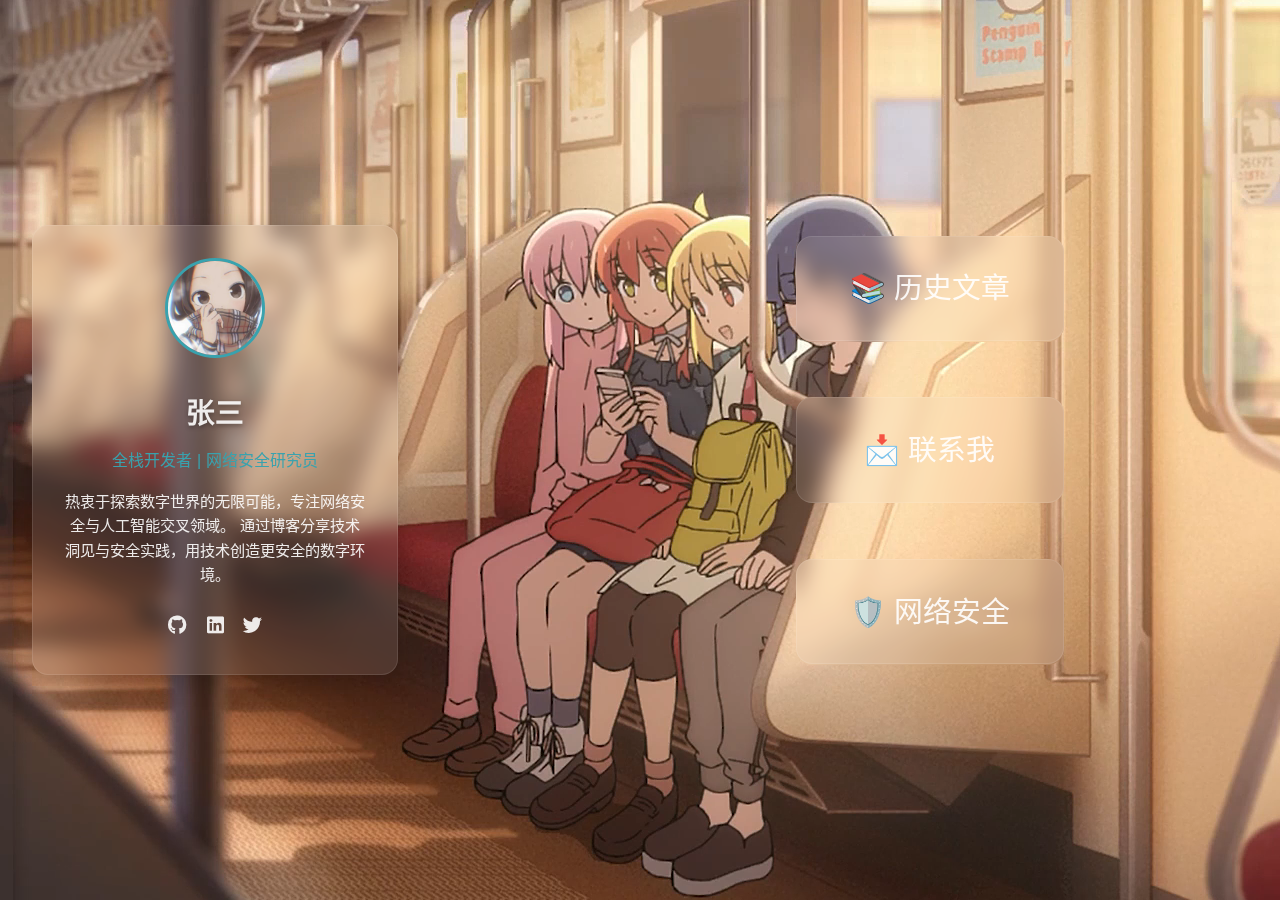
<file: index.html>
<!DOCTYPE html>
<html lang="zh-CN">
<head>
    <meta charset="UTF-8">
    <meta name="viewport" content="width=device-width, initial-scale=1.0">
    <title>技术博客 | 探索数字世界</title>
    <style>
        :root {
            --primary-color: rgba(255, 255, 255, 0.9);
            --accent-color: #39A2AE;
            --text-color: #ffffff;
        }

        * {
            margin: 0;
            padding: 0;
            box-sizing: border-box;
        }

        body {
            font-family: 'Segoe UI', 'Helvetica Neue', sans-serif;
            line-height: 1.6;
            color: var(--text-color);
            display: flex;
            min-height: 100vh;
            overflow-x: hidden;
        }

        /* 视频背景 */
        #video-container {
            position: fixed;
            right: 0;
            bottom: 0;
            min-width: 100%;
            min-height: 100%;
            z-index: -1;
        }

        #bg-video {
            position: absolute;
            top: 50%;
            left: 50%;
            transform: translate(-50%, -50%);
            min-width: 100%;
            min-height: 100%;
            width: auto;
            height: auto;
        }

        /* 左侧个人简介 */
        .left-panel {
            flex: 1;
            display: flex;
            align-items: center;
            justify-content: center;
            padding: 2rem;
            margin-right: 350px;
        }

        .profile-card {
            background: rgba(255, 255, 255, 0.1);
            border-radius: 16px;
            padding: 2rem;
            backdrop-filter: blur(10px);
            box-shadow: 0 8px 24px rgba(0,0,0,0.2);
            text-align: center;
            border: 1px solid rgba(255,255,255,0.1);
            max-width: 400px;
        }

        .avatar {
            width: 100px;
            height: 100px;
            border-radius: 50%;
            margin-bottom: 1.5rem;
            border: 3px solid var(--accent-color);
            object-fit: cover;
        }

        .name {
            font-size: 1.8rem;
            color: var(--primary-color);
            margin-bottom: 0.8rem;
            text-shadow: 0 2px 4px rgba(0,0,0,0.3);
        }

        .title {
            color: var(--accent-color);
            font-weight: 500;
            margin-bottom: 1rem;
            font-size: 1rem;
        }

        .bio {
            font-size: 0.95rem;
            line-height: 1.6;
            color: rgba(255,255,255,0.9);
        }

        .social-links {
            display: flex;
            justify-content: center;
            gap: 1.2rem;
            margin-top: 1.5rem;
        }

        .social-link {
            color: var(--primary-color);
            font-size: 1.2rem;
            transition: transform 0.3s ease;
            text-decoration: none;
        }

        /* 右侧栏目框 */
        .right-panel {
            width: 300px;
            display: flex;
            flex-direction: column;
            justify-content: center;
            align-items: stretch;
            padding: 2rem 1rem;
            gap: 3.5rem;
            margin-right: 200px;
        }

        .menu-box {
            background: rgba(255, 255, 255, 0.1);
            border-radius: 16px;
            padding: 1.8rem 2.4rem;
            text-align: center;
            color: var(--primary-color);
            font-weight: 500;
            font-size: 1.8rem;
            text-decoration: none;
            backdrop-filter: blur(10px);
            border: 1px solid rgba(255,255,255,0.1);
            transition: all 0.3s ease;
        }

        .menu-box:hover {
            background: rgba(57, 162, 174, 0.3);
            transform: translateY(-3px);
        }

        /* 响应式布局 */
        @media (max-width: 768px) {
            body {
                flex-direction: column;
            }

            .right-panel {
                flex-direction: row;
                justify-content: center;
                gap: 1rem;
                width: 100%;
                padding: 1rem;
            }

            .menu-box {
                flex: 1;
                font-size: 0.9rem;
            }

            .left-panel {
                padding: 1rem;
            }

            #bg-video {
                display: none;
            }
        }
    </style>
    <link rel="stylesheet" href="https://cdnjs.cloudflare.com/ajax/libs/font-awesome/6.0.0/css/all.min.css">
</head>
<body>
    <!-- 背景视频 -->
    <div id="video-container">
        <video autoplay muted loop id="bg-video">
            <source src="background.mp4" type="video/mp4">
        </video>
    </div>

    <!-- 左侧个人简介 -->
    <div class="left-panel">
        <div class="profile-card">
            <img src="avatar.jpg" alt="头像" class="avatar">
            <h2 class="name">张三</h2>
            <p class="title">全栈开发者 | 网络安全研究员</p>
            <p class="bio">
                热衷于探索数字世界的无限可能，专注网络安全与人工智能交叉领域。
                通过博客分享技术洞见与安全实践，用技术创造更安全的数字环境。
            </p>
            <div class="social-links">
                <a href="https://github.com" target="_blank" class="social-link"><i class="fab fa-github"></i></a>
                <a href="https://linkedin.com" target="_blank" class="social-link"><i class="fab fa-linkedin"></i></a>
                <a href="https://twitter.com" target="_blank" class="social-link"><i class="fab fa-twitter"></i></a>
            </div>
        </div>
    </div>

    <!-- 右侧栏目 -->
    <div class="right-panel">
        <a href="index1.html" class="menu-box">📚 历史文章</a>
        <a href="/contact.html" class="menu-box">📩 联系我</a>
        <a href="/ai-security.html" class="menu-box">🛡️ 网络安全</a>
    </div>
</body>
</html>
</file>
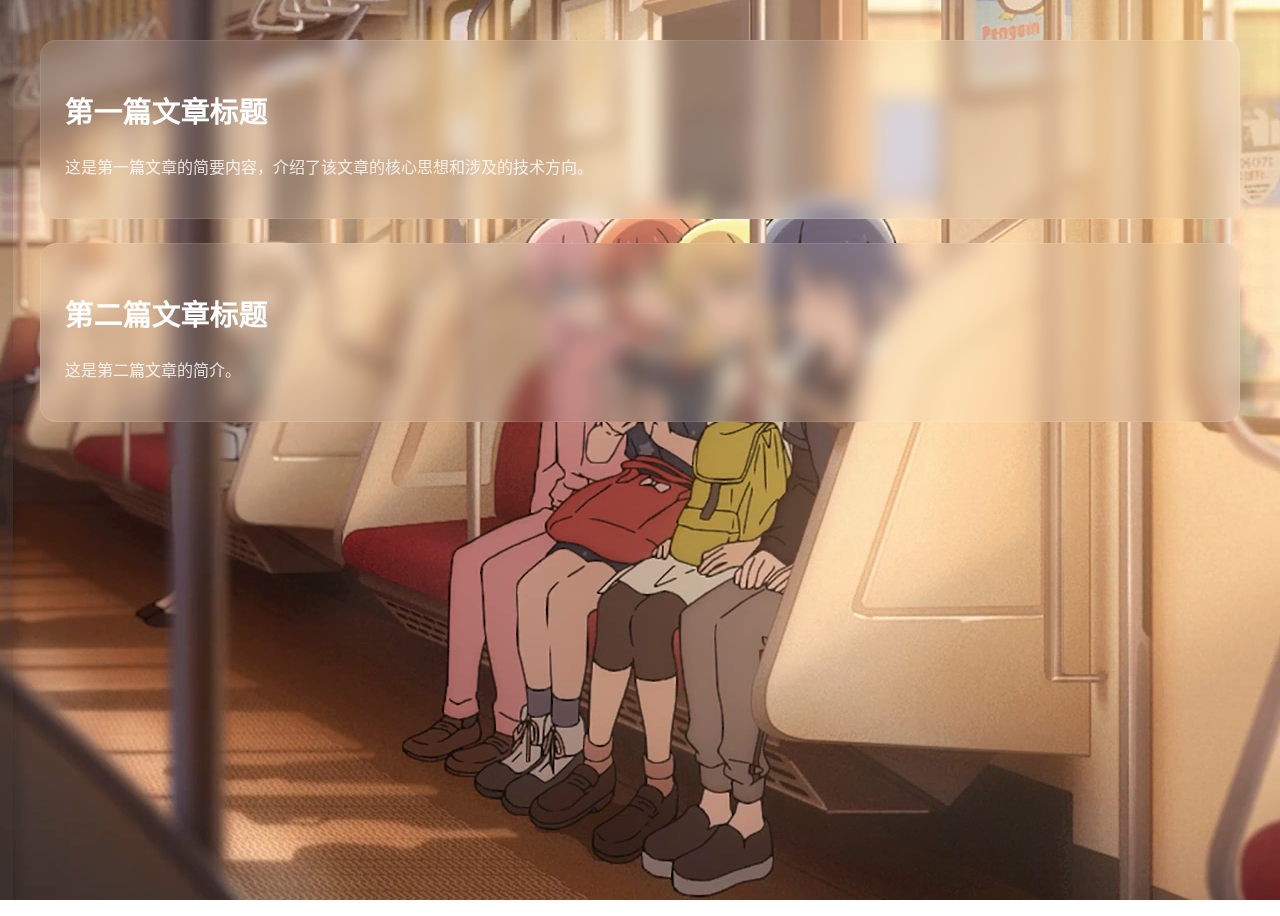
<file: index1.html>
<!DOCTYPE html>
<html lang="zh-CN">
<head>
    <meta charset="UTF-8">
    <meta name="viewport" content="width=device-width, initial-scale=1.0">
    <title>历史文章</title>
    <style>
        body {
            font-family: 'Segoe UI', 'Helvetica Neue', sans-serif;
            color: #fff;
            display: flex;
            flex-direction: column;
            min-height: 100vh;
            position: relative;
        }

        /* 视频背景 */
        #video-container {
            position: fixed;
            top: 0;
            left: 0;
            width: 100%;
            height: 100%;
            z-index: -1;
            overflow: hidden;
        }

        #bg-video {
            position: absolute;
            top: 50%;
            left: 50%;
            transform: translate(-50%, -50%);
            min-width: 100%;
            min-height: 100%;
            width: auto;
            height: auto;
        }

        /* 文章列表 */
        .article-list {
            display: flex;
            flex-direction: column;
            gap: 1.5rem;
            padding: 2rem;
            z-index: 1;
            position: relative;
        }

        .article-card {
            background: rgba(255, 255, 255, 0.1);
            border-radius: 16px;
            padding: 1.5rem;
            backdrop-filter: blur(10px);
            border: 1px solid rgba(255, 255, 255, 0.1);
            cursor: pointer;
            transition: all 0.3s ease;
        }

        .article-card:hover {
            background: rgba(57, 162, 174, 0.3);
            transform: translateY(-3px);
        }

        .article-title {
            font-size: 1.8rem;
            color: #fff;
            font-weight: bold;
        }

        .article-summary {
            margin-top: 0.5rem;
            color: rgba(255, 255, 255, 0.8);
        }
    </style>
</head>
<body>
    <!-- 背景视频 -->
    <div id="video-container">
        <video autoplay muted loop id="bg-video">
            <source src="background.mp4" type="video/mp4">
        </video>
    </div>

    <!-- 文章列表 -->
    <div class="article-list" id="article-list">
        <!-- 文章列表将由JS动态加载 -->
    </div>

   
<script>
    // 加载文章信息
    fetch('data/articles.json')
        .then(response => response.json())
        .then(data => {
        const articleListContainer = document.getElementById('article-list');

        data.forEach(article => {
        const articleCard = document.createElement('div');
        articleCard.classList.add('article-card');

                // 生成标题和摘要
        const titleElement = document.createElement('h2');
        titleElement.classList.add('article-title');
        titleElement.innerText = article.title;

        const summaryElement = document.createElement('p');
        summaryElement.classList.add('article-summary');
        summaryElement.innerText = article.summary;

        articleCard.appendChild(titleElement);
        articleCard.appendChild(summaryElement);

                // 点击文章标题跳转到文章页面
        articleCard.addEventListener('click', () => {
                    // 确保这里的跳转逻辑正确
        window.location.href = article.file;
            });

                // 将文章卡片添加到页面
         articleListContainer.appendChild(articleCard);
            });
        });
</script>


</body>
</html>
</file>
